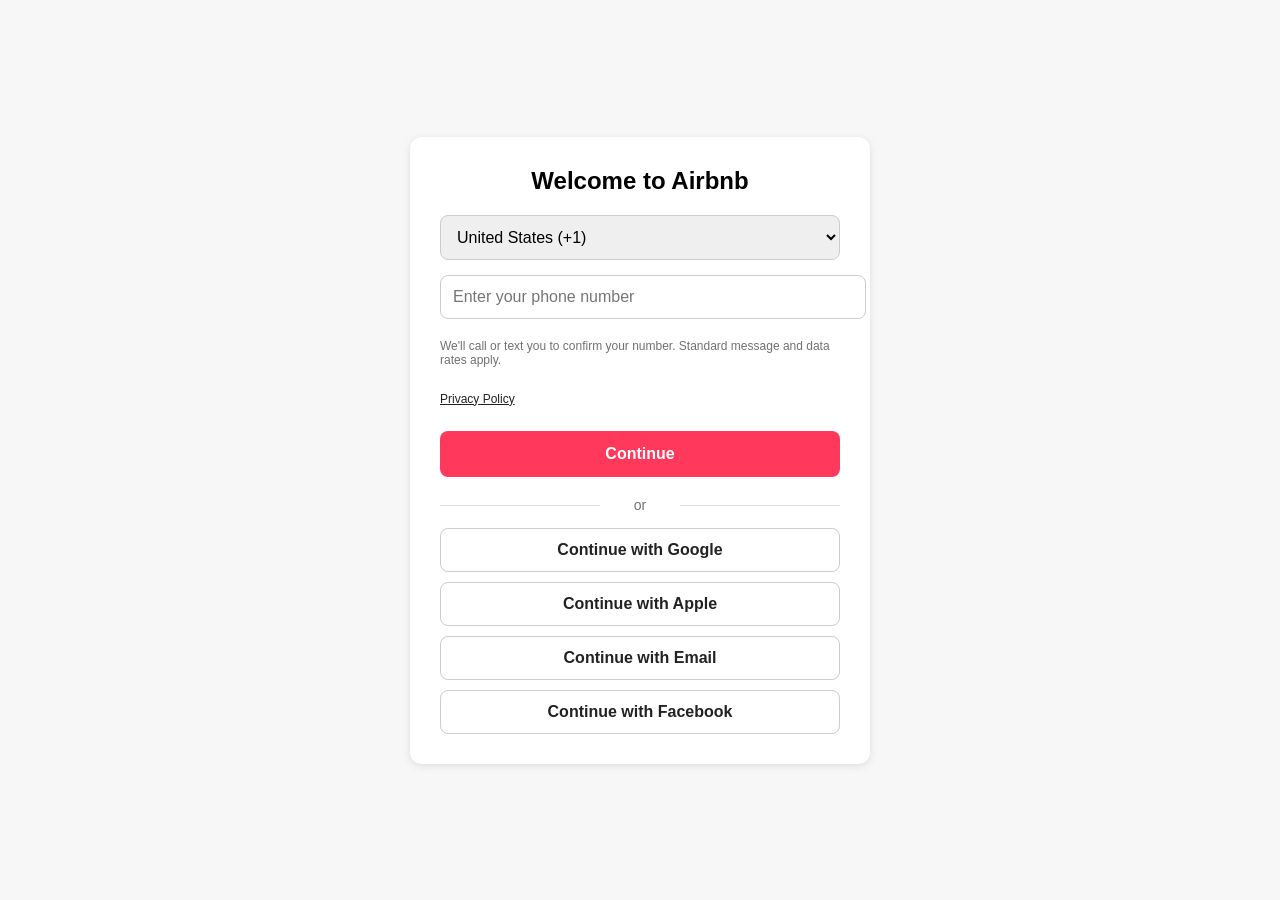
<file: another.html>
<!DOCTYPE html>
<html lang="en">
<head>
  <meta charset="UTF-8" />
  <meta name="viewport" content="width=device-width, initial-scale=1.0" />
  <title>Login or Sign Up | Airbnb</title>
  <style>
    body {
      font-family: Arial, sans-serif;
      background-color: #f7f7f7;
      margin: 0;
      height: 0;
      display: flex;
      justify-content: center;
      align-items: center;
      min-height: 100vh;
    }

    .container {
      background-color: #fff;
      width: 100%;
      max-width: 400px;
      padding: 30px;
      border-radius: 12px;
      box-shadow: 0 2px 8px rgba(0,0,0,0.1);
    }

    h2 {
      margin-top: 0;
      text-align: center;
      font-weight: 600;
      font-size: 24px;
    }

    form {
      display: flex;
      flex-direction: column;
      gap: 15px;
      margin-top: 20px;
    }

    label {
      font-weight: bold;
      font-size: 14px;
    }

    select, input[type="tel"] {
      width: 100%;
      padding: 12px;
      border: 1px solid #ccc;
      border-radius: 8px;
      font-size: 1rem;
    }

    input[type="submit"] {
      background-color: #ff385c;
      color: #fff;
      border: none;
      border-radius: 8px;
      padding: 14px;
      font-size: 16px;
      font-weight: bold;
      cursor: pointer;
      margin-top: 10px;
      transition: background 0.3s ease;
    }

    input[type="submit"]:hover {
      background-color: #e03150;
    }

    .disclaimer {
      font-size: 12px;
      color: #717171;
      margin-top: 5px;
    }

    .privacy {
      font-size: 12px;
      color: #717171;
      margin-top: 10px;
    }

    .privacy a {
      color: #222;
      text-decoration: underline;
    }

    .alt-login {
      margin-top: 20px;
      text-align: center;
    }

    .alt-login div {
      margin: 15px 0;
      font-size: 14px;
      color: #717171;
      position: relative;
    }

    .alt-login div::before, .alt-login div::after {
      content: "";
      position: absolute;
      top: 50%;
      width: 40%;
      height: 1px;
      background-color: #ddd;
    }

    .alt-login div::before {
      left: 0;
    }

    .alt-login div::after {
      right: 0;
    }

    .alt-login a {
      display: block;
      background-color: white;
      border: 1px solid #ccc;
      border-radius: 8px;
      padding: 12px;
      margin-top: 10px;
      color: #222;
      font-weight: 600;
      text-decoration: none;
      
    }

    .alt-login a:hover {
      background-color: #f0f0f0;
    }
  </style>
</head>
<body>

  <div class="container">
    <h2>Welcome to Airbnb</h2>

    <form action="" method="post">
      <select id="country" name="country">
        <option value="us">United States (+1)</option>
        <option value="ng">Nigeria (+234)</option>
        <option value="gb">United Kingdom (+44)</option>
        <option value="ca">Canada (+1)</option>
        <option value="au">Australia (+61)</option>
        <option value="in">India (+91)</option>
        
      </select>
      <input type="tel" id="tel" name="phone" placeholder="Enter your phone number" required>

      <div class="disclaimer">
        We'll call or text you to confirm your number. Standard message and data rates apply.
      </div>

      <div class="privacy">
        <a href="#">Privacy Policy</a>
      </div>

      <input type="submit" value="Continue">
    </form>

    <div class="alt-login">
      <div>or</div>
      <a href="https://www.google.com">Continue with Google</a>
      <a href="https://www.apple.com">Continue with Apple</a>
      <a href="https://www.gmail.com">Continue with Email</a>
      <a href="https://www.facebook.com">Continue with Facebook</a>
    </div>
  </div>

</body>
</html>
</file>
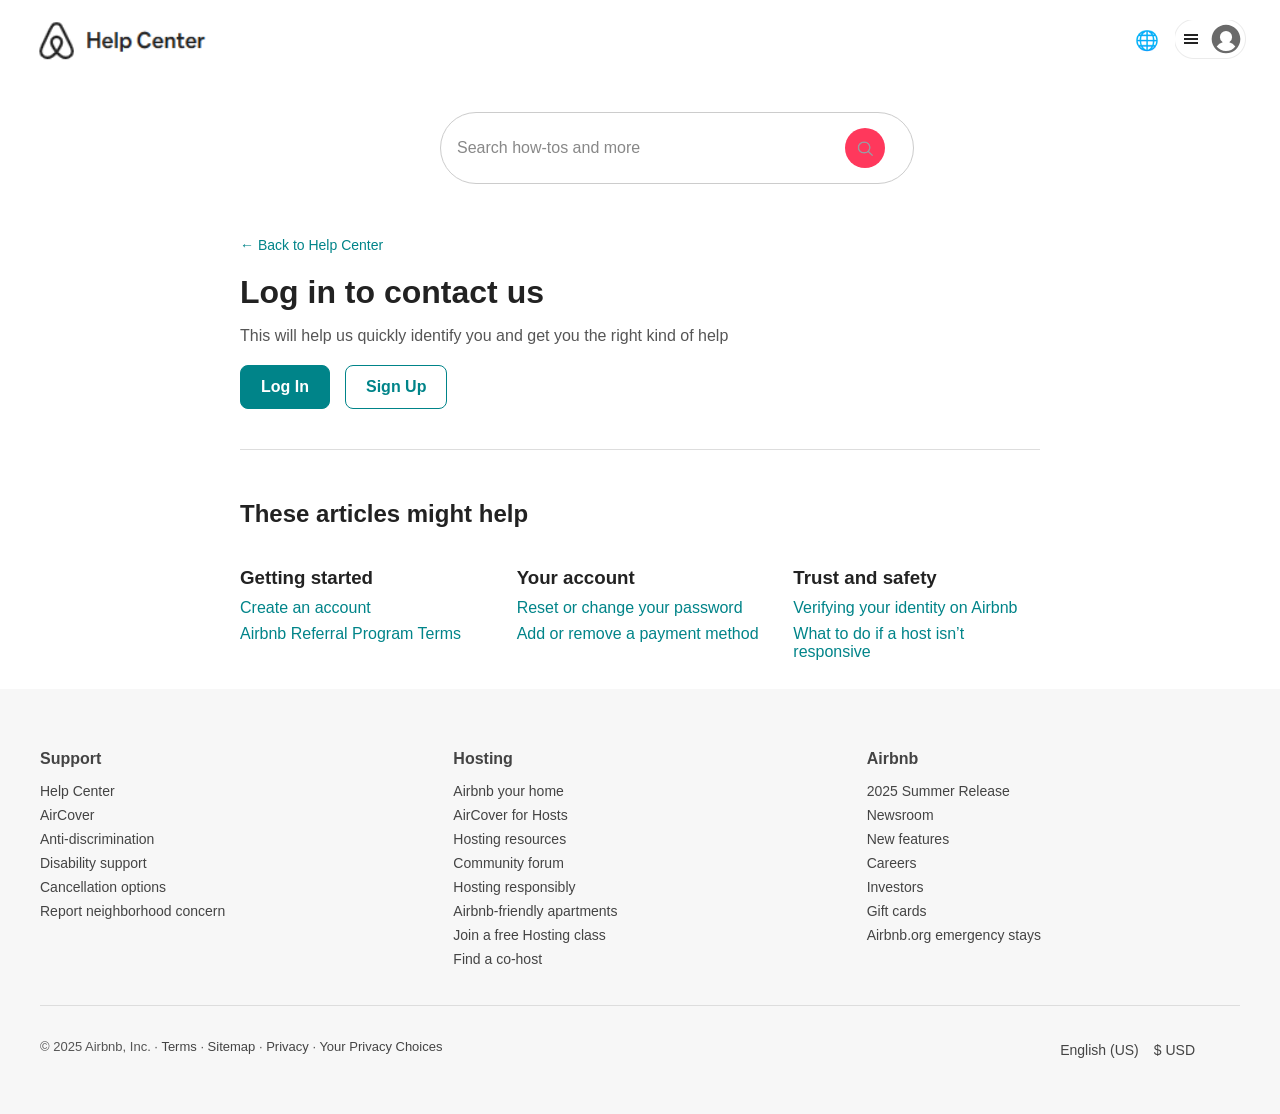
<file: contactus.html>
<!DOCTYPE html>
<html lang="en">
<head>
    <meta charset="UTF-8">
    <meta name="viewport" content="width=device-width, initial-scale=1.0">
    <title>Document</title>
</head>
<link rel="stylesheet" href="contactus.css">
<body>
    <!-- header -->
   <header>
    <div class="logo">
      <img src="Screenshot 2025-08-26 094814.png" alt="Airbnb Logo">
    </div>
    <nav class="user-menu" aria-label="User menu">
      <a href="#" aria-label="Change language">🌐</a>
      <a href="#"><img src="Screenshot 2025-08-26 094837.png" alt="A"></a>
    </nav>
  </header>

  <!-- Search -->
      <div class="search-bar-button">
      <div class="search-section">
        <input type="text" placeholder="Search how-tos and more">
        <div class="search-icon">
          <img src="search.png" alt="Search Icon">
        </div>
      </div>
    </div>


  <!-- Main -->
  <div class="main">
    <a href="help-center.html" class="back-link">&larr; Back to Help Center</a>
    <h1>Log in to contact us</h1>
    <p>This will help us quickly identify you and get you the right kind of help</p>
    <div class="buttons">
      <a href="another.html" class="btn btn-primary">Log In</a>
      <a href="another.html" class="btn btn-outline">Sign Up</a>
    </div>

    <!-- Articles -->
    <div class="articles">
      <h2>These articles might help</h2>
      <div class="article-columns">
        <div>
          <h3>Getting started</h3>
          <a href="#">Create an account</a>
          <a href="#">Airbnb Referral Program Terms</a>
        </div>
        <div>
          <h3>Your account</h3>
          <a href="#">Reset or change your password</a>
          <a href="#">Add or remove a payment method</a>
        </div>
        <div>
          <h3>Trust and safety</h3>
          <a href="#">Verifying your identity on Airbnb</a>
          <a href="#">What to do if a host isn’t responsive</a>
        </div>
      </div>
    </div>
  </div>
    <!-- Footer -->
  <footer>
    <div class="footer-columns">
      <div>
        <h4>Support</h4>
        <a href="#">Help Center</a>
        <a href="#">AirCover</a>
        <a href="#">Anti-discrimination</a>
        <a href="#">Disability support</a>
        <a href="#">Cancellation options</a>
        <a href="#">Report neighborhood concern</a>
      </div>
      <div>
        <h4>Hosting</h4>
        <a href="#">Airbnb your home</a>
        <a href="#">AirCover for Hosts</a>
        <a href="#">Hosting resources</a>
        <a href="#">Community forum</a>
        <a href="#">Hosting responsibly</a>
        <a href="#">Airbnb-friendly apartments</a>
        <a href="#">Join a free Hosting class</a>
        <a href="#">Find a co-host</a>
      </div>
      <div>
        <h4>Airbnb</h4>
        <a href="#">2025 Summer Release</a>
        <a href="#">Newsroom</a>
        <a href="#">New features</a>
        <a href="#">Careers</a>
        <a href="#">Investors</a>
        <a href="#">Gift cards</a>
        <a href="#">Airbnb.org emergency stays</a>
      </div>
    </div>

    <div class="footer-bottom">
      <p>© 2025 Airbnb, Inc. · <a href="#">Terms</a> · <a href="#">Sitemap</a> · 
      <a href="#">Privacy</a> · <a href="#">Your Privacy Choices</a></p>
      <div class="footer-icons">
        <span><i class="fa fa-globe"></i> English (US)</span>
        <span>$ USD</span>
        <i class="fab fa-facebook"></i>
        <i class="fab fa-twitter"></i>
        <i class="fab fa-instagram"></i>
      </div>
    </div>
  </footer>

</body>
</html>
</file>
<file: contactus.css>
body {
      font-family: Arial, sans-serif;
      margin: 0;
      padding: 0;
      color: #222;
      background-color: #fff;
    }

    /* Header */
   /* Header & Navbar */
header {
  background-color: white;
  padding: 1rem 2rem;
  display: flex;
  justify-content: space-between; /* logo left, menu right */
  align-items: center;            /* keeps everything on the same line */
}

.logo img {
  height: 48px;
  display: block; /* removes tiny bottom whitespace from inline images */
}

.user-menu {
  display: flex;       /* line up items horizontally */
  align-items: center; /* vertically center them */
}

.user-menu a {
  margin-left: 1rem;
  font-size: 1.2rem;
  display: flex;        /* keeps icon/text aligned */
  align-items: center;
  text-decoration: none;
  
}

.user-menu img {
  height: 40px;
  display: block;
}

    /* Search */
   .search-bar-button {
  display: flex;
  justify-content: center;
  margin: 2rem 0;
}
.search-section {
  position: relative;
  margin: 0 auto;
  width:400px;
}
.search-section input {
  width: 100%;
  height: 70px;
  padding: 0 3.5rem 0 1rem;
  border: 1px solid #ccc;
  border-radius: 50px;
  font-size: 1rem;
  background-color: #fff;
  color: #333;
}
.search-section input::placeholder {
  color: #888;
}
.search-section input:focus {
  outline: none;
  border-color: #ff5a5f;
  box-shadow: 0 0 0 3px rgba(255, 90, 95, 0.2);
}
.search-icon {
  position: absolute;
  top: 50%;
  right:-45px;
  transform: translateY(-50%);
  background: #ff385c;
  border-radius: 50%;
  width: 40px;
  height: 40px;
  display: flex;
  align-items: center;
  justify-content: center;
  cursor: pointer;
}
.search-icon img {
  width: 18px;
  height: 18px;
}

    /* Main Section */
    .main {
      max-width: 800px;
      margin: auto;
      padding: 20px;
    }
    .back-link {
      color: #008489;
      text-decoration: none;
      font-size: 14px;
    }
    h1 {
      margin: 20px 0 10px;
    }
    p {
      color: #555;
      margin-bottom: 20px;
    }
    .buttons {
      display: flex;
      gap: 15px;
      margin-bottom: 40px;
    }
    .btn {
      padding: 12px 20px;
      border-radius: 8px;
      border: 1px solid #008489;
      font-weight: bold;
      cursor: pointer;
      text-decoration: none;
      font-size: 16px;
      transition: 0.3s;
    }
    .btn-primary {
      background-color: #008489;
      color: white;
    }
    .btn-primary:hover {
      background-color: #006f70;
    }
    .btn-outline {
      background-color: white;
      color: #008489;
    }
    .btn-outline:hover {
      background-color: #f2f2f2;
    }

    /* Articles */
    .articles {
      border-top: 1px solid #ddd;
      padding-top: 30px;
    }
    .articles h2 {
      margin-bottom: 20px;
    }
    .article-columns {
      display: grid;
      grid-template-columns: repeat(3, 1fr);
      gap: 30px;
    }
    .article-columns h3 {
      margin-bottom: 10px;
    }
    .article-columns a {
      display: block;
      color: #008489;
      text-decoration: none;
      margin-bottom: 8px;
    }
    .article-columns a:hover {
      text-decoration: underline;
    }
    /* Footer */
footer {
  background-color: #f7f7f7;
  padding: 40px;
  font-size: 14px;
  color: #444;
}

.footer-columns {
  display: grid;
  grid-template-columns: repeat(3, 1fr);
  gap: 40px;
  margin-bottom: 30px;
}

.footer-columns h4 {
  margin-bottom: 15px;
  font-size: 16px;
  font-weight: bold;
}

.footer-columns a {
  display: block;
  color: #444;
  text-decoration: none;
  margin-bottom: 8px;
}

.footer-columns a:hover {
  text-decoration: underline;
}

.footer-bottom {
  border-top: 1px solid #ddd;
  padding-top: 20px;
  display: flex;
  justify-content: space-between;
  flex-wrap: wrap;
  font-size: 13px;
}

.footer-bottom a {
  color: #444;
  text-decoration: none;
}

.footer-bottom a:hover {
  text-decoration: underline;
}

.footer-icons {
  display: flex;
  align-items: center;
  gap: 15px;
  font-size: 14px;
}
.footer-icons i {
  cursor: pointer;
}
</file>
